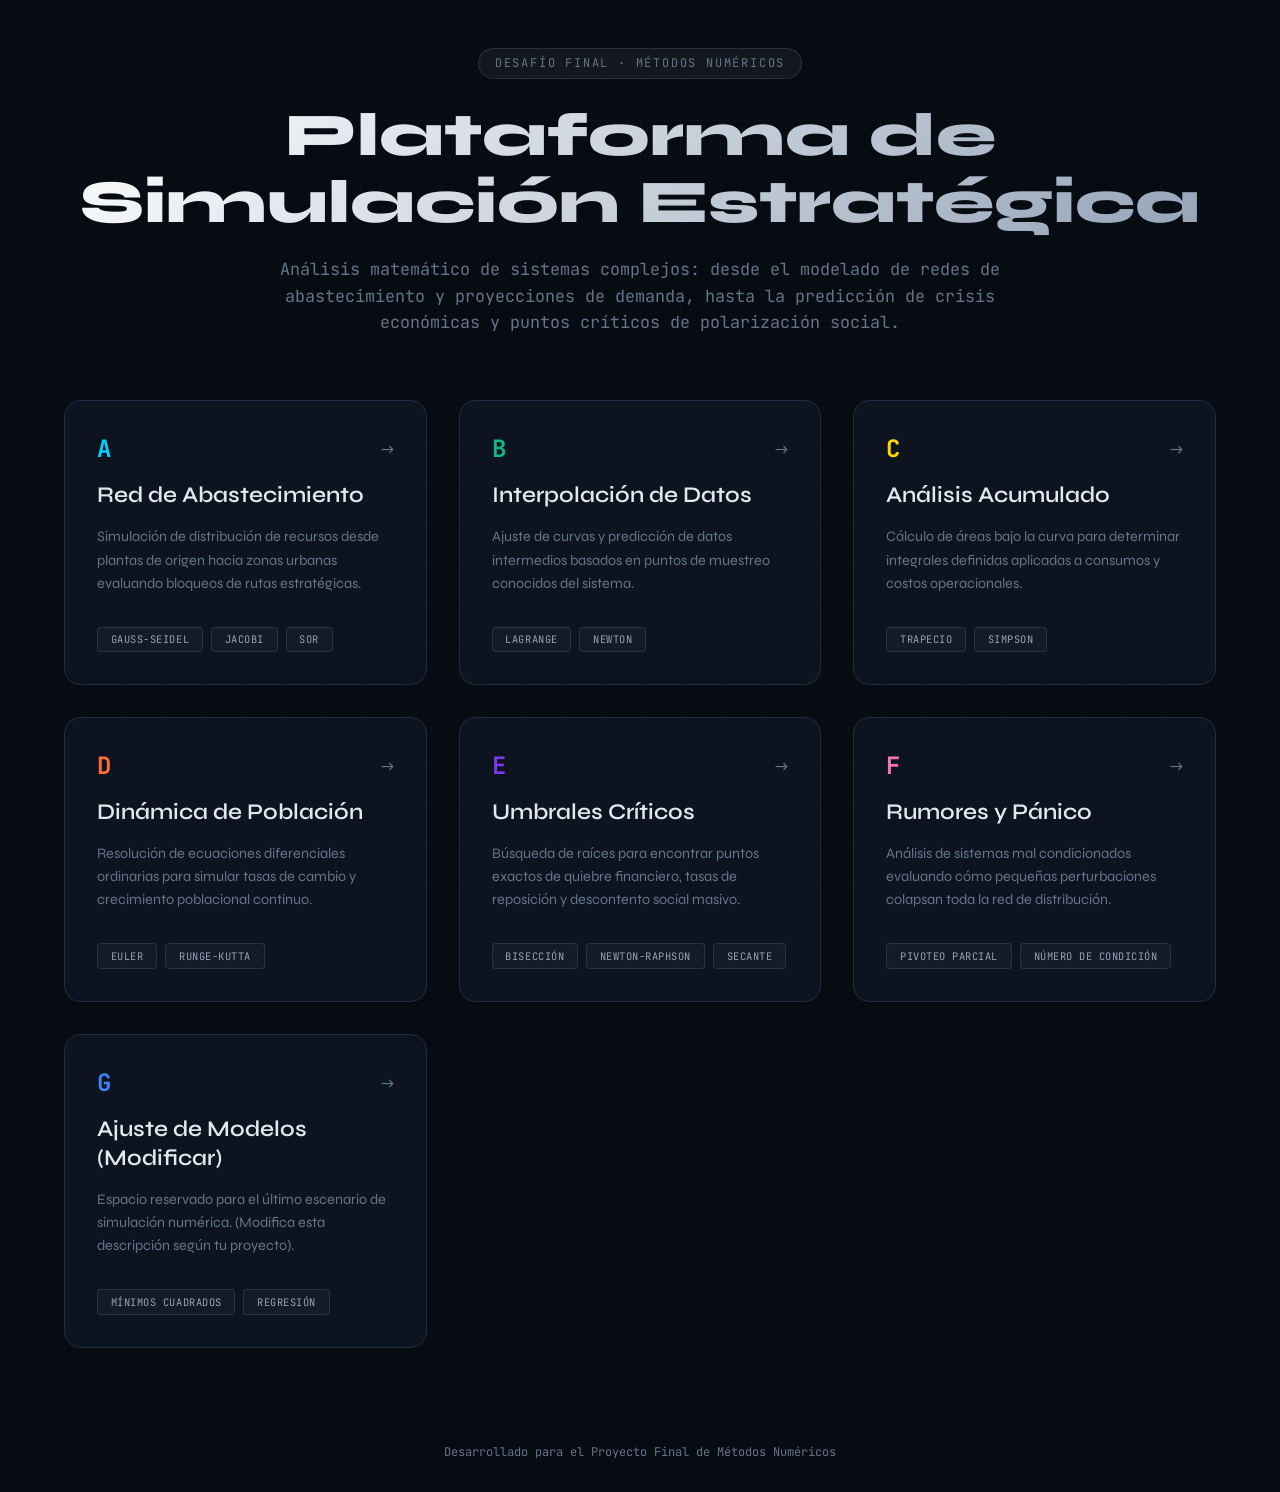
<file: index.html>
<!DOCTYPE html>
<html lang="es">
<head>
<meta charset="UTF-8">
<meta name="viewport" content="width=device-width, initial-scale=1.0">
<title>Desafío Final — Plataforma de Simulación Estratégica</title>
<style>
  @import url('https://fonts.googleapis.com/css2?family=JetBrains+Mono:wght@300;400;600;700&family=Syne:wght@400;600;800&display=swap');

  :root {
    --bg: #070b12;
    --panel: #0d1420;
    --border: #1e2d45;
    --text: #e2e8f0;
    --muted: #64748b;
    --c-a: #00d4ff; /* Cyan */
    --c-b: #10b981; /* Green */
    --c-c: #ffd700; /* Yellow */
    --c-d: #ff6b35; /* Orange */
    --c-e: #7c3aed; /* Purple */
    --c-f: #f472b6; /* Pink */
    --c-g: #3b82f6; /* Blue */
  }

  * { margin: 0; padding: 0; box-sizing: border-box; }

  body {
    background: var(--bg);
    color: var(--text);
    font-family: 'Syne', sans-serif;
    min-height: 100vh;
    overflow-x: hidden;
    display: flex;
    flex-direction: column;
    align-items: center;
  }

  /* Animated grid background */
  body::before {
    content: '';
    position: fixed;
    inset: 0;
    background-image:
      linear-gradient(rgba(255,255,255,0.02) 1px, transparent 1px),
      linear-gradient(90deg, rgba(255,255,255,0.02) 1px, transparent 1px);
    background-size: 40px 40px;
    pointer-events: none;
    z-index: 0;
  }

  .container {
    position: relative;
    z-index: 1;
    max-width: 1200px;
    width: 100%;
    padding: 3rem 1.5rem;
  }

  /* Header */
  header {
    text-align: center;
    margin-bottom: 4rem;
  }
  .badge {
    display: inline-block;
    background: rgba(255,255,255,0.05);
    border: 1px solid rgba(255,255,255,0.1);
    color: var(--muted);
    font-family: 'JetBrains Mono', monospace;
    font-size: 0.75rem;
    letter-spacing: 0.15em;
    padding: 0.4rem 1rem;
    border-radius: 100px;
    margin-bottom: 1.5rem;
    text-transform: uppercase;
  }
  h1 {
    font-size: clamp(2.2rem, 5vw, 3.8rem);
    font-weight: 800;
    line-height: 1.1;
    background: linear-gradient(135deg, #ffffff 0%, #94a3b8 100%);
    -webkit-background-clip: text;
    -webkit-text-fill-color: transparent;
    margin-bottom: 1.2rem;
  }
  .subtitle {
    color: var(--muted);
    font-size: 1.05rem;
    font-family: 'JetBrains Mono', monospace;
    max-width: 800px;
    margin: 0 auto;
    line-height: 1.6;
  }

  /* Grid Layout */
  .grid {
    display: grid;
    grid-template-columns: repeat(auto-fit, minmax(320px, 1fr));
    gap: 2rem;
  }

  /* Card Styles */
  .card {
    background: var(--panel);
    border: 1px solid var(--border);
    border-radius: 16px;
    padding: 2rem;
    text-decoration: none;
    color: var(--text);
    position: relative;
    overflow: hidden;
    transition: all 0.3s cubic-bezier(0.4, 0, 0.2, 1);
    display: flex;
    flex-direction: column;
    gap: 1rem;
  }

  /* Glowing border effect on hover using CSS variables */
  .card::before {
    content: '';
    position: absolute;
    top: 0; left: 0; right: 0;
    height: 3px;
    background: var(--card-color);
    transform: scaleX(0);
    transform-origin: left;
    transition: transform 0.4s ease;
  }
  .card::after {
    content: '';
    position: absolute;
    inset: 0;
    background: radial-gradient(circle at top right, var(--card-color) 0%, transparent 40%);
    opacity: 0;
    transition: opacity 0.4s ease;
    pointer-events: none;
  }

  .card:hover {
    transform: translateY(-8px);
    border-color: rgba(255,255,255,0.2);
    box-shadow: 0 12px 30px rgba(0,0,0,0.5);
  }
  .card:hover::before { transform: scaleX(1); }
  .card:hover::after { opacity: 0.08; }

  /* Card Inner Content */
  .card-header {
    display: flex;
    justify-content: space-between;
    align-items: center;
  }
  .scenario-id {
    font-family: 'JetBrains Mono', monospace;
    font-size: 1.5rem;
    font-weight: 700;
    color: var(--card-color);
  }
  .icon-arrow {
    color: var(--muted);
    transition: color 0.3s, transform 0.3s;
  }
  .card:hover .icon-arrow {
    color: var(--card-color);
    transform: translateX(5px);
  }

  .card-title {
    font-size: 1.4rem;
    font-weight: 600;
    line-height: 1.3;
  }
  .card-desc {
    color: var(--muted);
    font-size: 0.9rem;
    line-height: 1.6;
    flex-grow: 1;
  }

  .tags {
    display: flex;
    flex-wrap: wrap;
    gap: 0.5rem;
    margin-top: 1rem;
  }
  .tag {
    font-family: 'JetBrains Mono', monospace;
    font-size: 0.65rem;
    padding: 0.3rem 0.8rem;
    border-radius: 4px;
    background: rgba(255,255,255,0.03);
    border: 1px solid rgba(255,255,255,0.1);
    color: #94a3b8;
    text-transform: uppercase;
    letter-spacing: 0.05em;
  }

  /* Footer */
  footer {
    margin-top: auto;
    padding: 3rem 0 2rem;
    text-align: center;
    color: var(--muted);
    font-family: 'JetBrains Mono', monospace;
    font-size: 0.75rem;
  }
</style>
</head>
<body>

<div class="container">
  <header>
    <div class="badge">Desafío Final · Métodos Numéricos</div>
    <h1>Plataforma de Simulación Estratégica</h1>
    <p class="subtitle">Análisis matemático de sistemas complejos: desde el modelado de redes de abastecimiento y proyecciones de demanda, hasta la predicción de crisis económicas y puntos críticos de polarización social.</p>
  </header>

  <div class="grid">
    <a href="escenario_A/index.html" class="card" style="--card-color: var(--c-a);">
      <div class="card-header">
        <span class="scenario-id">A</span>
        <span class="icon-arrow">→</span>
      </div>
      <h2 class="card-title">Red de Abastecimiento</h2>
      <p class="card-desc">Simulación de distribución de recursos desde plantas de origen hacia zonas urbanas evaluando bloqueos de rutas estratégicas.</p>
      <div class="tags">
        <span class="tag">Gauss-Seidel</span>
        <span class="tag">Jacobi</span>
        <span class="tag">SOR</span>
      </div>
    </a>

    <a href="escenario_B/index.html" class="card" style="--card-color: var(--c-b);">
      <div class="card-header">
        <span class="scenario-id">B</span>
        <span class="icon-arrow">→</span>
      </div>
      <h2 class="card-title">Interpolación de Datos</h2>
      <p class="card-desc">Ajuste de curvas y predicción de datos intermedios basados en puntos de muestreo conocidos del sistema.</p>
      <div class="tags">
        <span class="tag">Lagrange</span>
        <span class="tag">Newton</span>
      </div>
    </a>

    <a href="escenario_C/index.html" class="card" style="--card-color: var(--c-c);">
      <div class="card-header">
        <span class="scenario-id">C</span>
        <span class="icon-arrow">→</span>
      </div>
      <h2 class="card-title">Análisis Acumulado</h2>
      <p class="card-desc">Cálculo de áreas bajo la curva para determinar integrales definidas aplicadas a consumos y costos operacionales.</p>
      <div class="tags">
        <span class="tag">Trapecio</span>
        <span class="tag">Simpson</span>
      </div>
    </a>

    <a href="escenario_D/index.html" class="card" style="--card-color: var(--c-d);">
      <div class="card-header">
        <span class="scenario-id">D</span>
        <span class="icon-arrow">→</span>
      </div>
      <h2 class="card-title">Dinámica de Población</h2>
      <p class="card-desc">Resolución de ecuaciones diferenciales ordinarias para simular tasas de cambio y crecimiento poblacional continuo.</p>
      <div class="tags">
        <span class="tag">Euler</span>
        <span class="tag">Runge-Kutta</span>
      </div>
    </a>

    <a href="escenario_E/index.html" class="card" style="--card-color: var(--c-e);">
      <div class="card-header">
        <span class="scenario-id">E</span>
        <span class="icon-arrow">→</span>
      </div>
      <h2 class="card-title">Umbrales Críticos</h2>
      <p class="card-desc">Búsqueda de raíces para encontrar puntos exactos de quiebre financiero, tasas de reposición y descontento social masivo.</p>
      <div class="tags">
        <span class="tag">Bisección</span>
        <span class="tag">Newton-Raphson</span>
        <span class="tag">Secante</span>
      </div>
    </a>

    <a href="escenario_F/index.html" class="card" style="--card-color: var(--c-f);">
      <div class="card-header">
        <span class="scenario-id">F</span>
        <span class="icon-arrow">→</span>
      </div>
      <h2 class="card-title">Rumores y Pánico</h2>
      <p class="card-desc">Análisis de sistemas mal condicionados evaluando cómo pequeñas perturbaciones colapsan toda la red de distribución.</p>
      <div class="tags">
        <span class="tag">Pivoteo Parcial</span>
        <span class="tag">Número de Condición</span>
      </div>
    </a>

    <a href="escenario_G/index.html" class="card" style="--card-color: var(--c-g);">
      <div class="card-header">
        <span class="scenario-id">G</span>
        <span class="icon-arrow">→</span>
      </div>
      <h2 class="card-title">Ajuste de Modelos (Modificar)</h2>
      <p class="card-desc">Espacio reservado para el último escenario de simulación numérica. (Modifica esta descripción según tu proyecto).</p>
      <div class="tags">
        <span class="tag">Mínimos Cuadrados</span>
        <span class="tag">Regresión</span>
      </div>
    </a>

  </div>
</div>

<footer>
  Desarrollado para el Proyecto Final de Métodos Numéricos
</footer>

</body>
</html>
</file>
